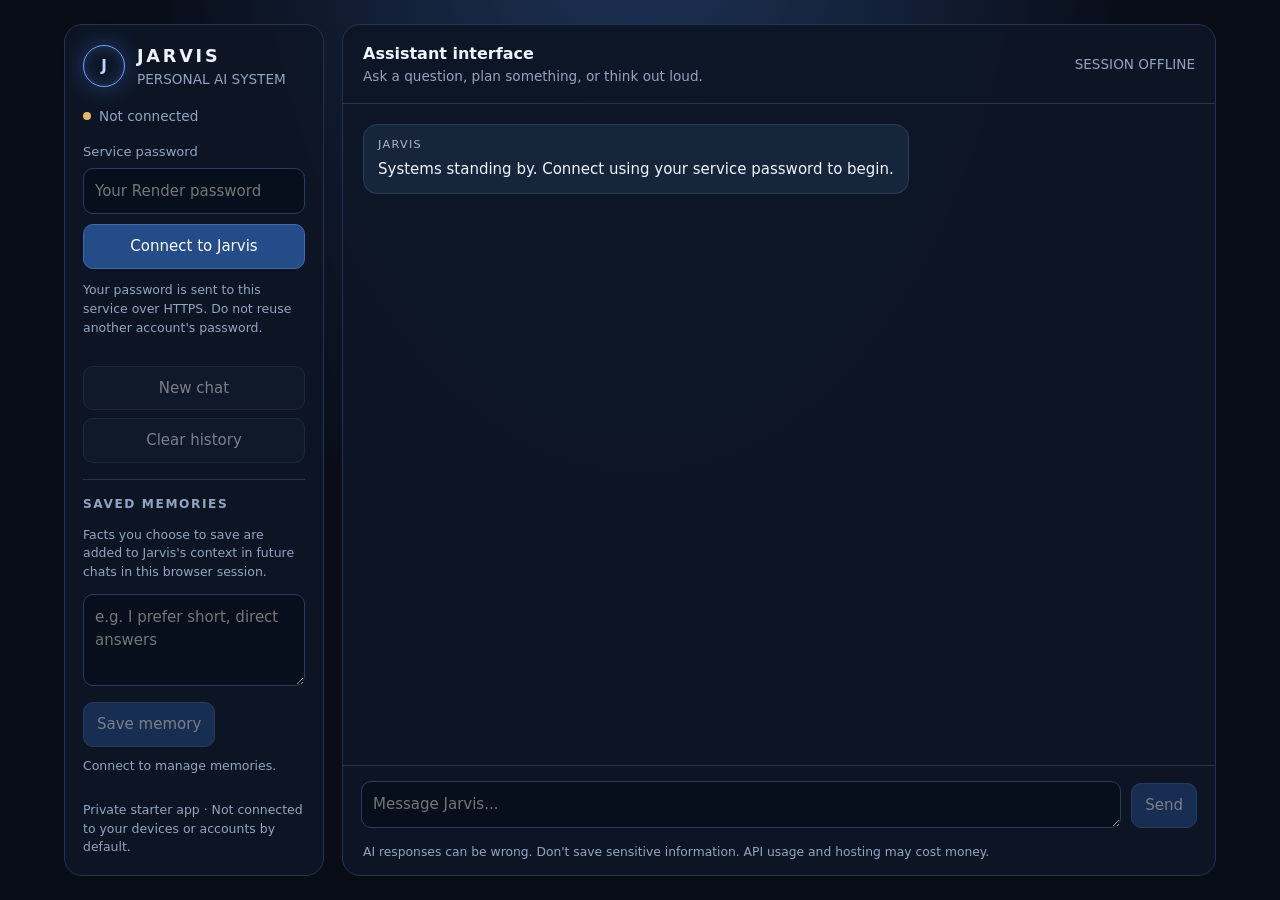
<file: index.html>
<!doctype html>
<html lang="en">
<head>
<meta charset="utf-8"><meta name="viewport" content="width=device-width, initial-scale=1">
<title>Jarvis — Personal AI</title>
<style>
:root{color-scheme:dark;--bg:#080d18;--panel:#101a2b;--panel2:#0b1322;--line:#243450;--text:#eef4ff;--muted:#93a4c0;--blue:#72a8ff;--blue2:#244c88;--red:#ff9d9d}
*{box-sizing:border-box}body{margin:0;min-height:100vh;background:radial-gradient(ellipse at 50% -20%,#20365d 0,transparent 55%),var(--bg);color:var(--text);font:15px/1.5 system-ui,-apple-system,Segoe UI,sans-serif}
button,input,textarea{font:inherit}button{cursor:pointer;color:white;background:var(--blue2);border:1px solid #426aa5;padding:10px 13px;border-radius:10px}button:disabled{opacity:.45;cursor:wait}button.secondary{background:#141f32;border-color:#30415e}button.danger{background:#3a2029;border-color:#76404d}
.layout{max-width:1200px;margin:auto;padding:24px;display:grid;grid-template-columns:260px minmax(0,1fr);gap:18px;min-height:100vh}
.sidebar,.main{background:#0d1626eF;border:1px solid var(--line);border-radius:18px;min-width:0}.sidebar{padding:18px;display:flex;flex-direction:column;gap:16px}.main{display:flex;flex-direction:column;overflow:hidden}
.brand{display:flex;align-items:center;gap:12px}.orb{height:42px;width:42px;display:grid;place-items:center;border:1px solid #72a8ff;border-radius:50%;color:#b9d5ff;box-shadow:0 0 24px #4d8dff55,inset 0 0 15px #4d8dff44;font-weight:800}.brand h1{font-size:1.1rem;letter-spacing:.16em;margin:0}.muted{color:var(--muted);font-size:.85rem}.section-title{font-size:.76rem;color:#93a4c0;text-transform:uppercase;letter-spacing:.13em;margin:0 0 9px}
.field label{display:block;color:var(--muted);font-size:.82rem;margin:0 0 6px}.field input,.field textarea,.composer textarea{width:100%;background:#080f1c;color:var(--text);border:1px solid #2c3d59;border-radius:10px;padding:11px;outline:none}.field input:focus,.field textarea:focus,.composer textarea:focus{border-color:var(--blue)}.field{margin-bottom:10px}
#connect{width:100%}.status{display:flex;align-items:center;gap:8px}.dot{width:8px;height:8px;border-radius:50%;background:#e4b866}.dot.on{background:#62d8a2;box-shadow:0 0 10px #62d8a266}
.side-actions{display:grid;gap:8px}.memory-box{border-top:1px solid var(--line);padding-top:15px}.memory-list{display:grid;gap:8px;max-height:34vh;overflow:auto}.memory-item{padding:9px;background:#101d30;border:1px solid #263955;border-radius:10px;font-size:.86rem;overflow-wrap:anywhere}.memory-item button{padding:3px 7px;font-size:.75rem;margin-top:7px}.small{font-size:.78rem;color:var(--muted)}
.topbar{padding:17px 20px;border-bottom:1px solid var(--line);display:flex;justify-content:space-between;align-items:center;gap:12px}.topbar h2{font-size:1rem;margin:0}.chat{padding:20px;display:flex;flex-direction:column;gap:14px;overflow:auto;min-height:320px;flex:1;max-height:calc(100vh - 230px)}
.msg{max-width:86%;padding:12px 14px;border-radius:14px;white-space:pre-wrap;overflow-wrap:anywhere}.msg.assistant{align-self:flex-start;background:#17253b;border:1px solid #2a3c5b}.msg.user{align-self:flex-end;background:#21477e;border:1px solid #3564a4}.who{font-size:.7rem;letter-spacing:.12em;text-transform:uppercase;opacity:.7;display:block;margin-bottom:4px}
.composer{display:flex;align-items:end;gap:10px;padding:15px 18px;border-top:1px solid var(--line)}.composer textarea{min-height:46px;max-height:180px;resize:vertical;flex:1}.footnote{padding:0 20px 14px;color:var(--muted);font-size:.77rem}.error{color:var(--red);font-size:.86rem;min-height:1.2em;padding:0 20px}
.modal-note{font-size:.8rem;color:var(--muted)}.hidden{display:none!important}
@media(max-width:800px){.layout{grid-template-columns:1fr;padding:10px}.sidebar{gap:12px}.memory-list{max-height:180px}.chat{max-height:none}.side-actions{grid-template-columns:1fr 1fr}.msg{max-width:96%}.topbar{padding:14px}.composer{padding:12px}}
</style>
</head>
<body>
<div class="layout">
  <aside class="sidebar">
    <div class="brand"><div class="orb">J</div><div><h1>JARVIS</h1><div class="muted">PERSONAL AI SYSTEM</div></div></div>
    <div class="status"><span id="dot" class="dot"></span><span id="statusText" class="muted">Not connected</span></div>
    <form id="login">
      <div class="field"><label for="password">Service password</label><input id="password" type="password" autocomplete="current-password" placeholder="Your Render password" required></div>
      <button id="connect" type="submit">Connect to Jarvis</button>
      <p class="small">Your password is sent to this service over HTTPS. Do not reuse another account's password.</p>
    </form>
    <div class="side-actions">
      <button class="secondary" id="newChat" type="button" disabled>New chat</button>
      <button class="secondary" id="clearChat" type="button" disabled>Clear history</button>
    </div>
    <section class="memory-box">
      <h3 class="section-title">Saved memories</h3>
      <p class="small">Facts you choose to save are added to Jarvis's context in future chats in this browser session.</p>
      <form id="memoryForm">
        <div class="field"><textarea id="memoryInput" rows="3" maxlength="1000" placeholder="e.g. I prefer short, direct answers" disabled></textarea></div>
        <button id="saveMemory" type="submit" disabled>Save memory</button>
      </form>
      <div id="memories" class="memory-list" style="margin-top:10px"><div class="small">Connect to manage memories.</div></div>
    </section>
    <div class="small" style="margin-top:auto">Private starter app · Not connected to your devices or accounts by default.</div>
  </aside>

  <main class="main">
    <header class="topbar"><div><h2>Assistant interface</h2><div class="muted">Ask a question, plan something, or think out loud.</div></div><span class="muted" id="sessionLabel">SESSION OFFLINE</span></header>
    <section id="chat" class="chat" aria-live="polite"><div class="msg assistant"><span class="who">Jarvis</span>Systems standing by. Connect using your service password to begin.</div></section>
    <div id="error" class="error" role="status"></div>
    <form id="composer" class="composer">
      <textarea id="message" rows="1" maxlength="6000" placeholder="Message Jarvis..." disabled></textarea>
      <button id="send" type="submit" disabled>Send</button>
    </form>
    <div class="footnote">AI responses can be wrong. Don't save sensitive information. API usage and hosting may cost money.</div>
  </main>
</div>
<script>
(() => {
  const $ = id => document.getElementById(id);
  let password = "", connected = false, busy = false;
  let sessionId = localStorage.getItem("jarvis_session_id");
  if (!sessionId) {
    sessionId = (crypto.randomUUID ? crypto.randomUUID() : "session-" + Math.random().toString(36).slice(2) + Date.now());
    localStorage.setItem("jarvis_session_id", sessionId);
  }
  const chat = $("chat"), error = $("error");
  function addMessage(role, text) {
    const box = document.createElement("div"); box.className = "msg " + role;
    const who = document.createElement("span"); who.className = "who"; who.textContent = role === "user" ? "You" : "Jarvis";
    const body = document.createElement("div"); body.textContent = text;
    box.append(who, body); chat.appendChild(box); chat.scrollTop = chat.scrollHeight;
  }
  function showError(text) { error.textContent = text || ""; }
  function setConnected(on) {
    connected = on;
    $("dot").classList.toggle("on", on);
    $("statusText").textContent = on ? "Connected" : "Not connected";
    $("sessionLabel").textContent = on ? "SESSION ACTIVE" : "SESSION OFFLINE";
    $("message").disabled = !on || busy;
    $("send").disabled = !on || busy;
    $("newChat").disabled = !on || busy;
    $("clearChat").disabled = !on || busy;
    $("memoryInput").disabled = !on || busy;
    $("saveMemory").disabled = !on || busy;
  }
  async function api(path, method="GET", data=null) {
    const options = { method, headers: { "X-Jarvis-Password": password } };
    if (data !== null) { options.headers["Content-Type"] = "application/json"; options.body = JSON.stringify(data); }
    const res = await fetch(path, options);
    let payload = {}; try { payload = await res.json(); } catch (_) {}
    if (!res.ok) throw new Error(payload.detail || "Request failed (" + res.status + ")");
    return payload;
  }
  async function loadMemories() {
    const result = await api("/memories?session_id=" + encodeURIComponent(sessionId));
    const container = $("memories"); container.replaceChildren();
    if (!result.memories.length) {
      const empty = document.createElement("div"); empty.className = "small"; empty.textContent = "No saved memories yet."; container.appendChild(empty); return;
    }
    result.memories.forEach(item => {
      const card = document.createElement("div"); card.className = "memory-item";
      const content = document.createElement("div"); content.textContent = item.memory;
      const del = document.createElement("button"); del.className = "danger"; del.type = "button"; del.textContent = "Delete";
      del.addEventListener("click", async () => {
        try { await api("/memories/" + item.id + "?session_id=" + encodeURIComponent(sessionId), "DELETE"); await loadMemories(); }
        catch (e) { showError(e.message); }
      });
      card.append(content, del); container.appendChild(card);
    });
  }
  $("login").addEventListener("submit", async e => {
    e.preventDefault(); password = $("password").value; showError("");
    try {
      await api("/status");
      setConnected(true); $("connect").textContent = "Connected"; $("connect").disabled = true; $("password").disabled = true;
      chat.replaceChildren(); addMessage("assistant", "Connection established. What can I help you with?");
      await loadMemories(); $("message").focus();
    } catch (err) { password = ""; setConnected(false); showError(err.message); }
  });
  $("composer").addEventListener("submit", async e => {
    e.preventDefault(); const text = $("message").value.trim();
    if (!text || !connected || busy) return;
    $("message").value = ""; addMessage("user", text); showError(""); busy = true; setConnected(true);
    try {
      const data = await api("/chat", "POST", { message: text, session_id: sessionId });
      addMessage("assistant", data.reply || "No reply returned.");
    } catch (err) { showError(err.message); addMessage("assistant", "I couldn't complete that request. Check the error above and your Render logs if it continues."); }
    finally { busy = false; setConnected(connected); $("message").focus(); }
  });
  $("memoryForm").addEventListener("submit", async e => {
    e.preventDefault(); const memory = $("memoryInput").value.trim(); if (!memory || busy) return;
    try {
      await api("/memories", "POST", { session_id: sessionId, memory });
      $("memoryInput").value = ""; showError("Memory saved."); await loadMemories();
    } catch (err) { showError(err.message); }
  });
  $("clearChat").addEventListener("click", async () => {
    if (!connected || busy || !confirm("Delete the saved chat history for this session? Saved memories will remain.")) return;
    try { await api("/clear", "POST", { session_id: sessionId }); chat.replaceChildren(); addMessage("assistant", "Chat history cleared. Saved memories were kept."); showError(""); }
    catch (err) { showError(err.message); }
  });
  $("newChat").addEventListener("click", async () => {
    if (!connected || busy) return;
    sessionId = (crypto.randomUUID ? crypto.randomUUID() : "session-" + Math.random().toString(36).slice(2) + Date.now());
    localStorage.setItem("jarvis_session_id", sessionId);
    chat.replaceChildren(); addMessage("assistant", "New session ready. Your previous session's history and memories remain saved in the database.");
    await loadMemories().catch(err => showError(err.message));
  });
})();
</script>
</body>
</html>
</file>
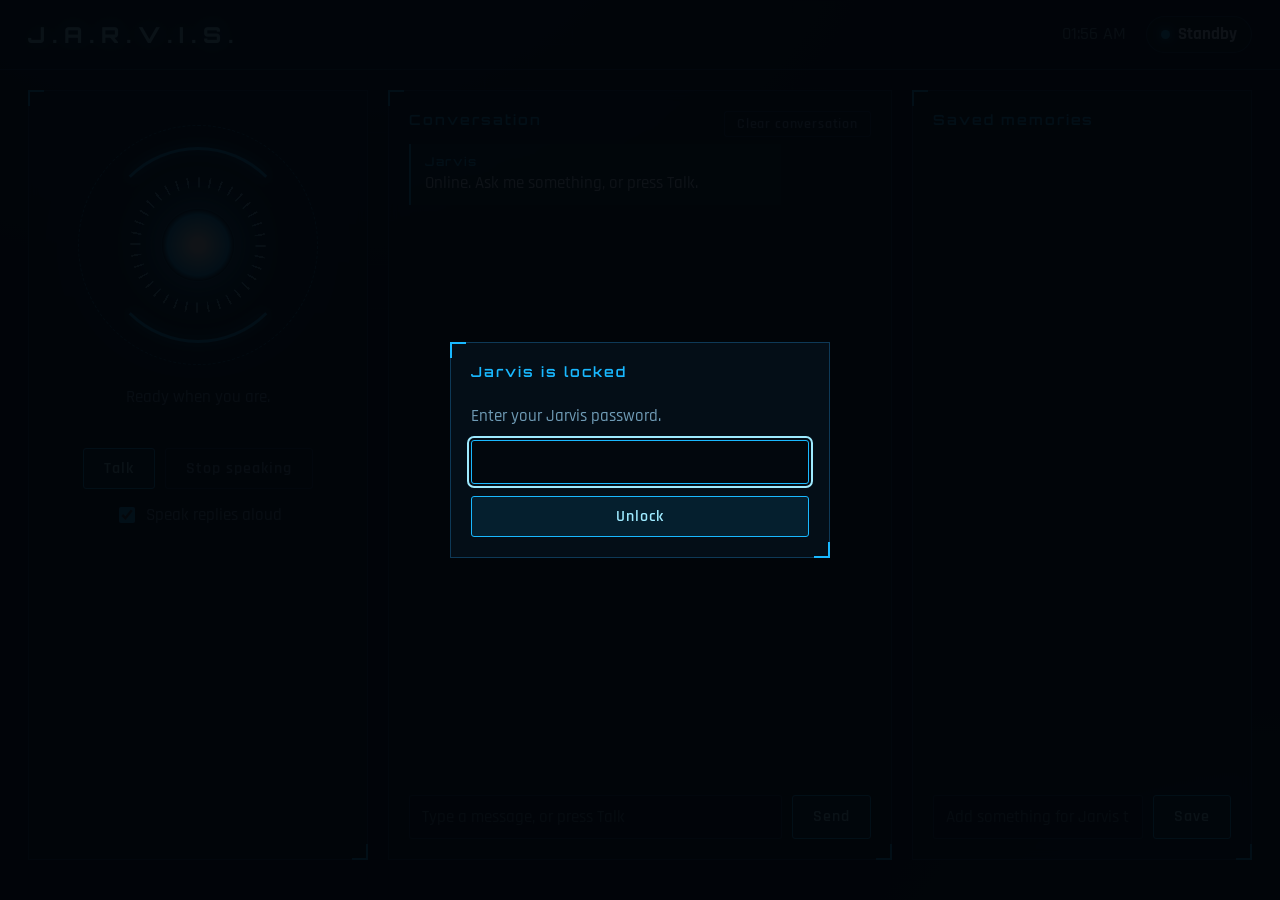
<file: static/index.html>
<!doctype html>
<html lang="en">
<head>
<meta charset="utf-8">
<meta name="viewport" content="width=device-width, initial-scale=1">
<title>J.A.R.V.I.S.</title>
<link rel="preconnect" href="https://fonts.googleapis.com">
<link rel="preconnect" href="https://fonts.gstatic.com" crossorigin>
<link href="https://fonts.googleapis.com/css2?family=Orbitron:wght@600;800&family=Rajdhani:wght@400;500;600&display=swap" rel="stylesheet">
<link rel="stylesheet" href="/static/style.css">
</head>
<body>
<header class="top">
  <h1>J.A.R.V.I.S.</h1>
  <div class="top-right">
    <span id="clock" aria-label="Local time"></span>
    <span class="pill" id="statusPill" data-state="idle"><i></i><b id="statusText">Standby</b></span>
  </div>
</header>

<div id="notice" class="notice" hidden></div>

<main class="grid">
  <section class="panel stage" aria-label="Voice control">
    <div class="orb" id="orb" data-state="idle" aria-hidden="true">
      <i class="ring r1"></i><i class="ring r2"></i><i class="ring r3"></i><i class="core"></i>
    </div>
    <p class="caption" id="caption">Ready when you are.</p>
    <div class="controls">
      <button id="micBtn" class="mic" type="button" aria-pressed="false">Talk</button>
      <button id="stopBtn" class="ghost" type="button">Stop speaking</button>
    </div>
    <label class="switch"><input type="checkbox" id="speakToggle" checked><span>Speak replies aloud</span></label>
    <p class="hint" id="voiceHint" hidden></p>
  </section>

  <section class="panel chat" aria-label="Conversation">
    <div class="chat-head"><h2>Conversation</h2><button id="clearBtn" class="ghost small" type="button">Clear conversation</button></div>
    <div class="log" id="log" role="log" aria-live="polite"></div>
    <form id="chatForm" autocomplete="off">
      <input id="chatInput" type="text" placeholder="Type a message, or press Talk" aria-label="Message">
      <button type="submit" class="send">Send</button>
    </form>
  </section>

  <aside class="panel memory" aria-label="Saved memories">
    <h2>Saved memories</h2>
    <ul id="memList" class="mem-list"></ul>
    <form id="memForm" autocomplete="off">
      <input id="memInput" type="text" placeholder="Add something for Jarvis to remember" aria-label="New memory">
      <button type="submit" class="send">Save</button>
    </form>
  </aside>
</main>

<div id="lock" class="lock" hidden>
  <form id="lockForm" class="panel">
    <h2>Jarvis is locked</h2>
    <p id="lockMsg">Enter your Jarvis password.</p>
    <input id="lockInput" type="password" autocomplete="current-password" aria-label="Jarvis password">
    <button type="submit" class="send">Unlock</button>
  </form>
</div>

<script src="/static/config.js"></script>
<script src="/static/app.js"></script>
</body>
</html>
</file>
<file: static/style.css>
:root{
  --bg:#020509; --panel:rgba(6,18,30,.72); --line:rgba(40,170,255,.28);
  --blue:#19b8ff; --ice:#9eeaff; --deep:#0a5f94; --text:#d6f1ff; --dim:#6f9bb5;
  --alert:#ff6a3d;
  --ui:"Rajdhani","Segoe UI",system-ui,sans-serif;
  --display:"Orbitron","Rajdhani",system-ui,sans-serif;
}
*{box-sizing:border-box}
html,body{height:100%}
body{margin:0;background:
  radial-gradient(1200px 700px at 20% -10%,rgba(25,140,220,.16),transparent 60%),
  radial-gradient(900px 600px at 100% 110%,rgba(25,140,220,.10),transparent 60%),var(--bg);
  color:var(--text);font:500 17px/1.45 var(--ui);display:flex;flex-direction:column;min-height:100vh}
body::before{content:"";position:fixed;inset:0;pointer-events:none;opacity:.5;
  background-image:linear-gradient(rgba(40,170,255,.05) 1px,transparent 1px),linear-gradient(90deg,rgba(40,170,255,.05) 1px,transparent 1px);
  background-size:44px 44px;mask-image:radial-gradient(ellipse at center,#000 30%,transparent 80%)}
.top{display:flex;justify-content:space-between;align-items:center;padding:16px 28px;border-bottom:1px solid var(--line);position:relative}
h1{margin:0;font:800 22px var(--display);letter-spacing:.32em;color:var(--ice);text-shadow:0 0 18px rgba(25,184,255,.7)}
h2{margin:0 0 12px;font:600 14px var(--display);letter-spacing:.14em;color:var(--blue)}
.top-right{display:flex;gap:20px;align-items:center}
#clock{color:var(--dim);font-variant-numeric:tabular-nums;font-size:18px}
.pill{display:flex;align-items:center;gap:8px;padding:5px 14px;border:1px solid var(--line);border-radius:99px;background:rgba(25,184,255,.06)}
.pill i{width:9px;height:9px;border-radius:50%;background:var(--blue);box-shadow:0 0 10px var(--blue)}
.pill[data-state=idle] i{animation:blink 2.4s infinite}
.pill[data-state=listening] i{background:var(--alert);box-shadow:0 0 12px var(--alert)}
.pill[data-state=offline] i{background:var(--alert);animation:none}
.pill[data-state=thinking] i{animation:blink .5s infinite}
@keyframes blink{50%{opacity:.3}}

.notice{margin:14px 28px 0;padding:10px 16px;border:1px solid var(--alert);border-radius:4px;background:rgba(255,106,61,.08);color:#ffc3b0}
.notice[hidden]{display:none}

.grid{flex:1;display:grid;grid-template-columns:340px minmax(0,1fr) 340px;gap:20px;padding:20px 28px 28px;min-height:0}
.panel{position:relative;padding:20px;border:1px solid var(--line);background:var(--panel);backdrop-filter:blur(6px);display:flex;flex-direction:column;min-height:0;max-height:calc(100vh - 130px)}
.panel::before,.panel::after{content:"";position:absolute;width:14px;height:14px;border:2px solid var(--blue);pointer-events:none}
.panel::before{top:-1px;left:-1px;border-right:0;border-bottom:0}
.panel::after{bottom:-1px;right:-1px;border-left:0;border-top:0}

/* ORB — the one loud thing */
.stage{align-items:center;text-align:center;gap:14px}
.orb{position:relative;width:240px;height:240px;margin:14px 0 6px;display:grid;place-items:center}
.orb i{position:absolute;border-radius:50%}
.ring{inset:0}
.r1{border:1px dashed rgba(25,184,255,.55);animation:spin 40s linear infinite}
.r2{inset:22px;border:3px solid transparent;border-top-color:var(--blue);border-bottom-color:var(--blue);filter:drop-shadow(0 0 6px var(--blue));animation:spin 9s linear infinite reverse}
.r3{inset:48px;background:repeating-conic-gradient(var(--ice) 0 1.5deg,transparent 1.5deg 10deg);
  -webkit-mask:radial-gradient(circle,transparent 56%,#000 57% 66%,transparent 67%);mask:radial-gradient(circle,transparent 56%,#000 57% 66%,transparent 67%);opacity:.8;animation:spin 18s linear infinite}
.core{inset:84px;background:radial-gradient(circle,#fff 0 12%,var(--ice) 30%,var(--blue) 60%,rgba(25,184,255,0) 72%);
  box-shadow:0 0 40px 8px rgba(25,184,255,.55),0 0 110px 30px rgba(25,184,255,.25);animation:breathe 4s ease-in-out infinite}
@keyframes spin{to{transform:rotate(360deg)}}
@keyframes breathe{50%{transform:scale(.92);opacity:.85}}
.orb[data-state=thinking] .r2{animation-duration:1.3s}
.orb[data-state=thinking] .r3{animation-duration:3s}
.orb[data-state=listening] .core{animation:listen 1.1s ease-in-out infinite;filter:hue-rotate(155deg) saturate(1.8)}
.orb[data-state=listening] .r2{filter:drop-shadow(0 0 8px var(--alert));border-top-color:var(--alert);border-bottom-color:var(--alert)}
.orb[data-state=speaking] .core{animation:speak .45s ease-in-out infinite}
.orb[data-state=offline]{filter:grayscale(1) brightness(.6)}
@keyframes listen{50%{transform:scale(1.18)}}
@keyframes speak{0%,100%{transform:scale(.95)}50%{transform:scale(1.12)}}

.caption{margin:0;min-height:2.9em;color:var(--dim)}
.controls{display:flex;gap:10px;flex-wrap:wrap;justify-content:center}
button{font:600 16px var(--ui);letter-spacing:.06em;cursor:pointer;color:var(--ice);background:rgba(25,184,255,.1);border:1px solid var(--blue);padding:9px 20px;border-radius:3px;transition:background .15s,box-shadow .15s}
button:hover{background:rgba(25,184,255,.22);box-shadow:0 0 14px rgba(25,184,255,.45)}
button:focus-visible,input:focus-visible{outline:2px solid var(--ice);outline-offset:2px}
.mic[aria-pressed=true]{border-color:var(--alert);color:#ffd9cc;background:rgba(255,106,61,.16);box-shadow:0 0 16px rgba(255,106,61,.5)}
.ghost{border-color:var(--line);color:var(--dim);background:transparent}
.switch{display:flex;gap:8px;align-items:center;color:var(--dim);cursor:pointer}
.switch input{accent-color:var(--blue);width:16px;height:16px}
.hint{margin:0;color:#ffc3b0;font-size:15px}
.hint[hidden]{display:none}

/* chat */
.log{flex:1;overflow-y:auto;display:flex;flex-direction:column;gap:14px;padding:4px 8px 4px 0;min-height:200px}
.msg{max-width:82%;padding:10px 14px;border-left:2px solid var(--blue);background:rgba(25,184,255,.07);white-space:pre-wrap;overflow-wrap:anywhere}
.msg small{display:block;margin-bottom:2px;color:var(--blue);font:600 12px var(--display);letter-spacing:.14em}
.msg.me{align-self:flex-end;border-left:0;border-right:2px solid var(--ice);background:rgba(158,234,255,.06);text-align:right}
.msg.me small{color:var(--ice)}
.msg.err{border-color:var(--alert);background:rgba(255,106,61,.08);color:#ffc3b0}
.msg.wait{color:var(--dim)}
form{display:flex;gap:10px;margin-top:14px}
input[type=text]{flex:1;min-width:0;font:500 17px var(--ui);color:var(--text);background:rgba(0,0,0,.45);border:1px solid var(--line);padding:10px 12px;border-radius:3px}
input[type=text]::placeholder{color:#4d7289}
input[type=text]:focus{border-color:var(--blue)}

/* memory */
.mem-list{flex:1;overflow-y:auto;list-style:none;margin:0;padding:0;display:flex;flex-direction:column;gap:8px;min-height:120px}
.mem-list li{display:flex;gap:10px;align-items:flex-start;justify-content:space-between;padding:9px 12px;border:1px solid var(--line);background:rgba(25,184,255,.05)}
.mem-list span{overflow-wrap:anywhere}
.mem-list button{padding:2px 10px;font-size:14px;color:var(--dim);border-color:var(--line);background:transparent;flex:none}
.mem-list button:hover{color:#ffd9cc;border-color:var(--alert);box-shadow:0 0 10px rgba(255,106,61,.4);background:rgba(255,106,61,.1)}
.mem-list .empty{display:block;border:0;background:none;color:var(--dim);padding:4px 0}

@media (max-width:1100px){
  .grid{grid-template-columns:1fr 1fr}
  .stage{grid-column:1/-1;flex-direction:row;flex-wrap:wrap;justify-content:center;gap:20px}
  .panel{max-height:none}
  .log{max-height:50vh}
}
@media (max-width:720px){
  .top{padding:12px 16px}.grid{grid-template-columns:1fr;padding:14px 16px 24px}
  h1{font-size:16px}#clock{display:none}
  .orb{transform:scale(.8);margin:-14px 0}
}
@media (prefers-reduced-motion:reduce){*{animation-duration:0s!important;animation-iteration-count:1!important}}

/* chat header, small button, lock screen */
.chat-head{display:flex;justify-content:space-between;align-items:flex-start;gap:12px}
.small{padding:3px 12px;font-size:14px}
input[type=password]{width:100%;font:500 17px var(--ui);color:var(--text);background:rgba(0,0,0,.45);border:1px solid var(--line);padding:10px 12px;border-radius:3px}
input[type=password]:focus{border-color:var(--blue)}
.lock{position:fixed;inset:0;z-index:10;display:grid;place-items:center;background:rgba(2,5,9,.94);padding:20px}
.lock[hidden]{display:none}
.lock form{display:flex;flex-direction:column;gap:12px;width:min(380px,100%);margin:0}
.lock p{margin:0;color:var(--dim)}
</file>
